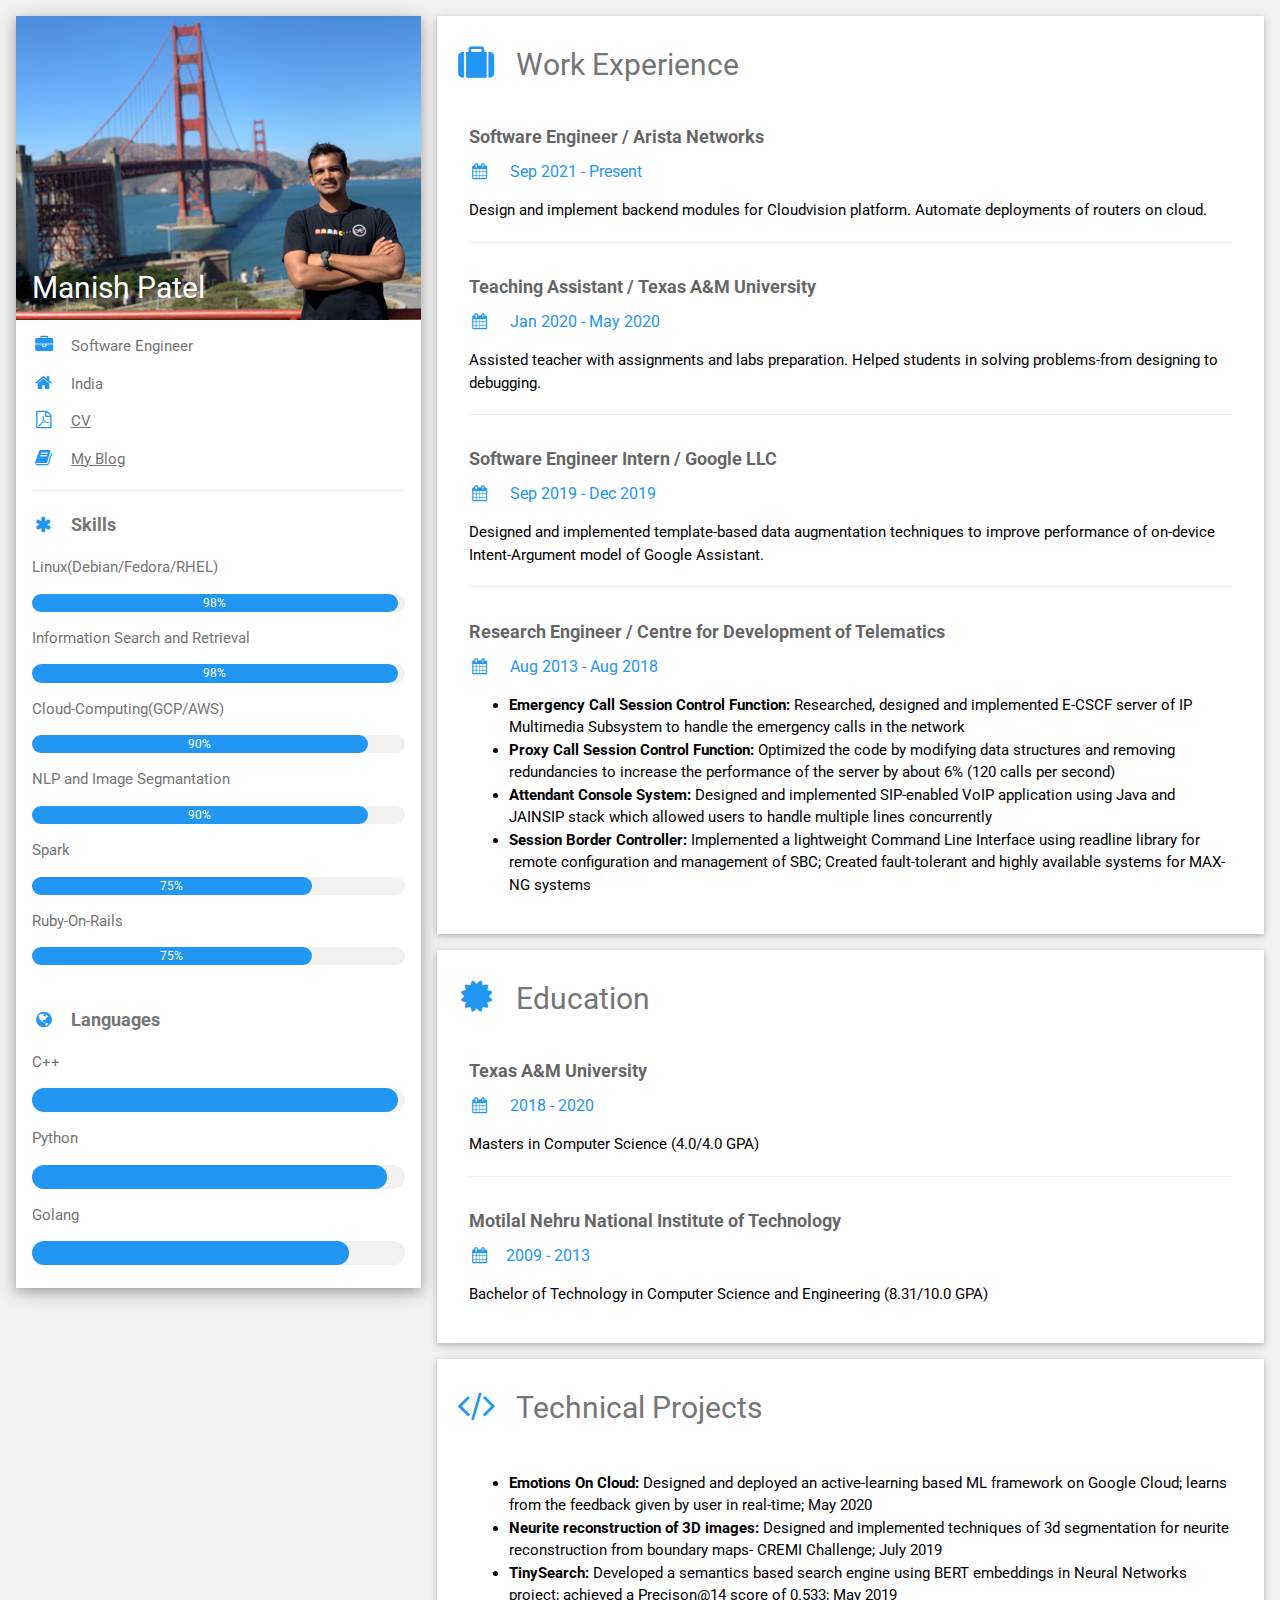
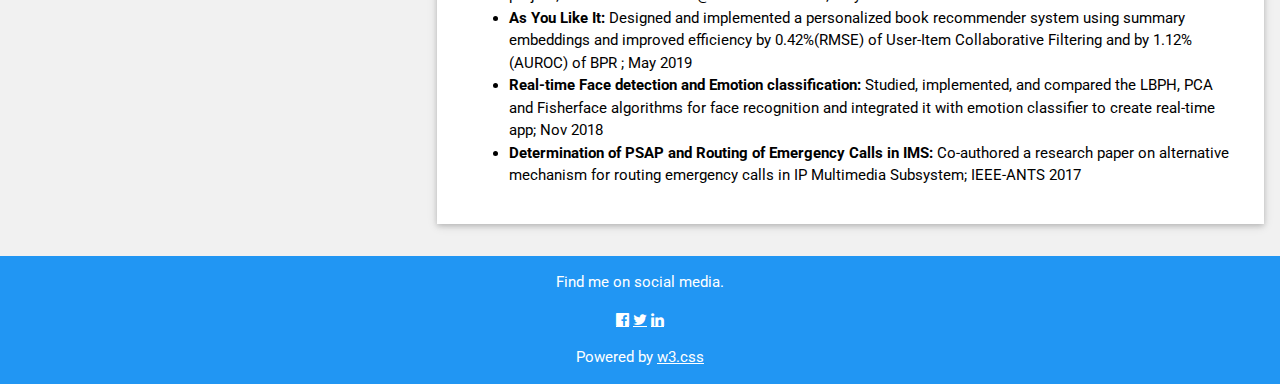
<file: resume.html>
<!DOCTYPE html>
<html>
<title>Personl Page-Manish Patel</title>
<meta charset="UTF-8">
<meta name="viewport" content="width=device-width, initial-scale=1">
<link rel="stylesheet" href="/css/w3.css">
<link rel='stylesheet' href='https://fonts.googleapis.com/css?family=Roboto'>
<link rel="stylesheet" href="https://cdnjs.cloudflare.com/ajax/libs/font-awesome/4.7.0/css/font-awesome.min.css">
<style>
html,body,h1,h2,h3,h4,h5,h6 {font-family: "Roboto", sans-serif}
</style>
<body class="w3-light-grey">

<!-- Page Container -->
<div class="w3-content w3-margin-top" style="max-width:1400px;">

  <!-- The Grid -->
  <div class="w3-row-padding">
  
    <!-- Left Column -->
    <div class="w3-third">
    
      <div class="w3-white w3-text-grey w3-card-4">
        <div class="w3-display-container">
          <img src="/w3images/mypic.jpg" style="width:100%" alt="Avatar">
          <div class="w3-display-bottomleft w3-container w3-text-white">
            <h2>Manish Patel</h2>
          </div>
        </div>
        <div class="w3-container">
          <p><i class="fa fa-briefcase fa-fw w3-margin-right w3-large w3-text-blue"></i>Software Engineer</p>
          <p><i class="fa fa-home fa-fw w3-margin-right w3-large w3-text-blue"></i>India</p>
          <p><i class="fa fa-file-pdf-o fa-fw w3-margin-right w3-large w3-text-blue"></i><a href="/attachments/cv_manish_india.pdf">CV</a></p>
          <p><i class="fa fa-book fa-fw w3-margin-right w3-large w3-text-blue"></i><a href="./blog.html">My Blog</a></p>
          
          <hr>

          <p class="w3-large"><b><i class="fa fa-asterisk fa-fw w3-margin-right w3-text-blue"></i>Skills</b></p>
          <p>Linux(Debian/Fedora/RHEL)</p>
          <div class="w3-light-grey w3-round-xlarge w3-small">
            <div class="w3-container w3-center w3-round-xlarge w3-blue" style="width:98%">98%</div>
          </div>
          <p>Information Search and Retrieval</p>
          <div class="w3-light-grey w3-round-xlarge w3-small">
            <div class="w3-container w3-center w3-round-xlarge w3-blue" style="width:98%">98%</div>
          </div>
          <p>Cloud-Computing(GCP/AWS)</p>
          <div class="w3-light-grey w3-round-xlarge w3-small">
              <div class="w3-container w3-center w3-round-xlarge w3-blue" style="width:90%">90%</div>
          </div>
          <p>NLP and Image Segmantation</p>
          <div class="w3-light-grey w3-round-xlarge w3-small">
            <div class="w3-container w3-center w3-round-xlarge w3-blue" style="width:90%">90%</div>
          </div>
          <p>Spark</p>
          <div class="w3-light-grey w3-round-xlarge w3-small">
            <div class="w3-container w3-center w3-round-xlarge w3-blue" style="width:75%">75%</div>
          </div>
          <p>Ruby-On-Rails</p>
          <div class="w3-light-grey w3-round-xlarge w3-small">
            <div class="w3-container w3-center w3-round-xlarge w3-blue" style="width:75%">75%</div>
          </div>
          <br>

          <p class="w3-large w3-text-theme"><b><i class="fa fa-globe fa-fw w3-margin-right w3-text-blue"></i>Languages</b></p>
          <p>C++</p>
          <div class="w3-light-grey w3-round-xlarge">
            <div class="w3-round-xlarge w3-blue" style="height:24px;width:98%"></div>
          </div>
          <p>Python</p>
          <div class="w3-light-grey w3-round-xlarge">
            <div class="w3-round-xlarge w3-blue" style="height:24px;width:95%"></div>
          </div>
          <p>Golang</p>
          <div class="w3-light-grey w3-round-xlarge">
            <div class="w3-round-xlarge w3-blue" style="height:24px;width:85%"></div>
          </div>
          <br>
        </div>
      </div><br>

    <!-- End Left Column -->
    </div>

    <!-- Right Column -->
    <div class="w3-twothird">
    
      <div class="w3-container w3-card w3-white w3-margin-bottom">
        <h2 class="w3-text-grey w3-padding-16"><i class="fa fa-suitcase fa-fw w3-margin-right w3-xxlarge w3-text-blue"></i>Work Experience</h2>
        <div class="w3-container">
          <h5 class="w3-opacity"><b> Software Engineer / Arista Networks </b></h5>
          <h6 class="w3-text-blue"><i class="fa fa-calendar fa-fw w3-margin-right"></i> Sep 2021 - Present </h6>
          <p>Design and implement backend modules for Cloudvision platform. Automate deployments of routers on cloud. </p>
          <hr>
        </div>
        <div class="w3-container">
          <h5 class="w3-opacity"><b> Teaching Assistant / Texas A&M University </b></h5>
          <h6 class="w3-text-blue"><i class="fa fa-calendar fa-fw w3-margin-right"></i> Jan 2020 - May 2020 <span class="w3-tag w3-blue w3-round"></span></h6>
          <p>Assisted teacher with assignments and labs preparation. Helped
          students in solving problems-from designing to debugging.</p>
          <hr>
        </div>
        <div class="w3-container">
          <h5 class="w3-opacity"><b> Software Engineer Intern / Google LLC </b></h5>
          <h6 class="w3-text-blue"><i class="fa fa-calendar fa-fw w3-margin-right"></i> Sep 2019 - Dec 2019 </h6>
          <p>Designed and implemented template-based data augmentation
          techniques to improve performance of on-device Intent-Argument model
          of Google Assistant. </p>
          <hr>
        </div>
        <div class="w3-container">
          <h5 class="w3-opacity"><b> Research Engineer / Centre for Development of Telematics </b></h5>
          <h6 class="w3-text-blue"><i class="fa fa-calendar fa-fw w3-margin-right"></i> Aug 2013 - Aug 2018 </h6>
          <ul>
              <li><b>Emergency Call Session Control Function:</b>
                  Researched, designed and implemented E-CSCF server of IP Multimedia Subsystem to handle the emergency calls in the network</li>
              <li><b>Proxy Call Session Control Function: </b>
                  Optimized the code by modifying data structures and removing redundancies to increase the performance of the server by about 6% (120 calls per second)</li>
              <li><b>Attendant Console System: </b> 
                  Designed and implemented SIP-enabled VoIP application using Java and JAINSIP stack which allowed users to handle multiple lines concurrently</li>
              <li><b>Session Border Controller:</b>
                   Implemented a lightweight Command Line Interface using readline library for remote configuration and management of SBC; Created fault-tolerant and highly available systems for MAX-NG systems</li>
          </ul>
          <br>
        </div>
      </div>

      <div class="w3-container w3-card w3-white w3-margin-bottom">
        <h2 class="w3-text-grey w3-padding-16"><i class="fa fa-certificate fa-fw w3-margin-right w3-xxlarge w3-text-blue"></i>Education</h2>
        <div class="w3-container">
          <h5 class="w3-opacity"><b>Texas A&M University</b></h5>
          <h6 class="w3-text-blue"><i class="fa fa-calendar fa-fw w3-margin-right"></i> 2018 - 2020 </h6>
          <p> Masters in Computer Science (4.0/4.0 GPA) </p>
          <hr>
        </div>
        <div class="w3-container">
          <h5 class="w3-opacity"><b>Motilal Nehru National Institute of Technology </b></h5>
          <h6 class="w3-text-blue"><i class="fa fa-calendar fa-fw w3-margin-right"></i>2009 - 2013</h6>
          <p>Bachelor of Technology in Computer Science and Engineering (8.31/10.0 GPA)</p>
          <br>
        </div>
      </div>
    
      <div class="w3-container w3-card w3-white w3-margin-bottom">
        <h2 class="w3-text-grey w3-padding-16"><i class="fa fa-code fa-fw w3-margin-right w3-xxlarge w3-text-blue"></i>Technical Projects</h2>
        <div class="w3-container">
          <ul>
                <li><b> Emotions On Cloud:</b> Designed and deployed an active-learning based ML framework on Google Cloud; learns from the
                      feedback given by user in real-time; May 2020 </li>
                <li><b> Neurite reconstruction of 3D images: </b> Designed and implemented techniques of 3d segmentation for neurite reconstruction from boundary maps- CREMI Challenge; July 2019 </li>
                <li> <b>TinySearch:</b> Developed a semantics based search engine using BERT embeddings in Neural Networks project; achieved
                    a Precison@14 score of 0.533; May 2019 </li>
                <li> <b> As You Like It:</b> Designed and implemented a personalized book recommender system using summary embeddings and improved efficiency by 0.42%(RMSE) of User-Item Collaborative Filtering and by 1.12%(AUROC) of BPR ; May 2019 </li>
                <li> <b> Real-time Face detection and Emotion classification:</b> Studied, implemented, and compared the LBPH, PCA and Fisherface algorithms for face recognition and integrated it with emotion classifier to create real-time app; Nov 2018 </li>
                <li><b>Determination of PSAP and Routing of Emergency Calls in IMS:</b> Co-authored a research paper on alternative mechanism for routing emergency calls in IP Multimedia Subsystem; IEEE-ANTS 2017 </li>

          </ul>
          <br>
        </div>
      </div>


    <!-- End Right Column -->
    </div>
    
  <!-- End Grid -->
  </div>
  
  <!-- End Page Container -->
</div>

<footer class="w3-container w3-blue w3-center w3-margin-top">
  <p>Find me on social media.</p>
  <a class="fa fa-facebook-official w3-hover-opacity"
  href="https://www.facebook.com/manishpatel005/"></a>
  <a class="fa fa-twitter w3-hover-opacity" href="https://twitter.com/manispatel005"></a>
  <a class="fa fa-linkedin w3-hover-opacity" href="https://www.linkedin.com/in/manishpatel9011/"></a>
  <p>Powered by <a href="https://www.w3schools.com/w3css/default.asp" target="_blank">w3.css</a></p>
</footer>

</body>
</html>
</file>
